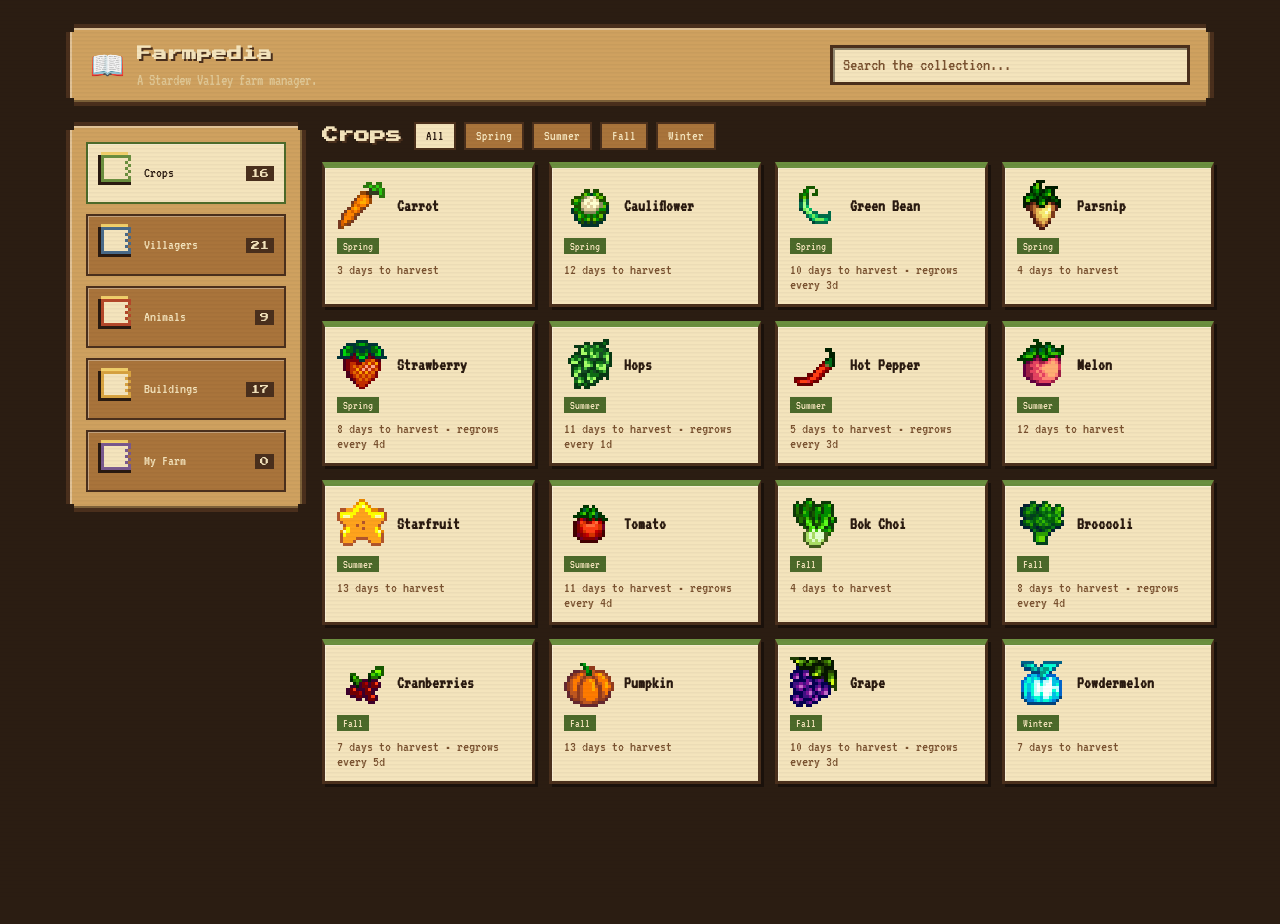
<file: gui/index.html>
<!DOCTYPE html>
<html lang="en">
<head>
<meta charset="UTF-8">
<meta name="viewport" content="width=device-width, initial-scale=1.0">
<title>Farmpedia</title>
<link rel="preconnect" href="https://fonts.googleapis.com">
<link href="https://fonts.googleapis.com/css2?family=Press+Start+2P&family=VT323&display=swap" rel="stylesheet">
<link rel="stylesheet" href="css/style.css">
</head>
<body>

  <div class="scanlines" aria-hidden="true"></div>

  <div class="game-frame">

    <!-- ===== Top bar ===== -->
    <header class="top-bar pixel-frame">
      <div class="title-block">
        <span class="title-icon" aria-hidden="true">📖</span>
        <div class="title-text">
          <h1>Farmpedia</h1>
          <p>A Stardew Valley farm manager.</p>
        </div>
      </div>

      <div class="search-block">
        <input id="searchInput" type="text" placeholder="Search the collection..." autocomplete="off">
      </div>
    </header>

    <div class="library">

      <!-- ===== Sidebar: bookshelf ===== -->
      <aside class="bookshelf pixel-frame">
        <nav aria-label="Collection sections">
          <ul id="bookList" class="book-list"></ul>
        </nav>
      </aside>

      <!-- ===== Main reading room ===== -->
      <main class="reading-room">
        <div class="section-header">
          <h2 id="sectionTitle">Crops</h2>
          <div id="filterChips" class="filter-chips"></div>
        </div>

        <div id="cardGrid" class="card-grid" role="list"></div>

        <p id="emptyState" class="empty-state" hidden>No items match your search.</p>
      </main>
    </div>
  </div>

  <!-- ===== Modal: "quest log" style detail dialog ===== -->
  <div class="modal-overlay" id="modalOverlay" hidden>
    <div class="modal pixel-frame" id="modalContent" role="dialog" aria-modal="true">
      <button class="modal-close pixel-button small" id="modalClose" aria-label="Close">✕</button>
      <div id="modalBody"></div>
    </div>
  </div>

  <script src="js/sprites.js"></script>
  <script src="js/data.js"></script>
  <script src="js/app.js"></script>
</body>
</html>
</file>
<file: gui/css/style.css>
/*
 * style.css — Pixel-art theme for the Farm Manager GUI
 * Stardew Valley mood, built from scratch with CSS only
 * (pixel-notch frames, stepped shadows, retro fonts).
 */

:root {
  --bg: #2b1d12;
  --panel: #cfa15f;
  --panel-dark: #a9743b;
  --panel-darker: #7a5230;
  --wood-shadow: #4a2f1c;
  --ink: #2a1a10;
  --paper: #f4e4bc;
  --paper-dark: #e0c896;
  --accent-crop: #6b8f3f;
  --accent-villager: #4a6b8a;
  --accent-animal: #b5482a;
  --accent-building: #d9a441;
  --accent-farm: #7a5a8f;
  --accent-crop-dark: #4c6a2a;
  --accent-villager-dark: #33506b;
  --accent-animal-dark: #8a341c;
  --accent-building-dark: #ab7c2a;
  --accent-farm-dark: #5a3f6b;
  --sky: #f0c987;
  --highlight: rgba(255, 255, 255, 0.35);
  --shadow: rgba(0, 0, 0, 0.4);
}

* { box-sizing: border-box; }

html, body {
  margin: 0;
  min-height: 100vh;
  background: var(--bg);
  color: var(--ink);
  font-family: 'VT323', monospace;
  font-size: 20px;
  transition: background 0.4s ease, color 0.4s ease;
}

img, canvas { image-rendering: pixelated; image-rendering: crisp-edges; }
.pixel-sprite { object-fit: contain; }

h1, h2, h3 { font-family: 'Press Start 2P', monospace; line-height: 1.6; margin: 0; }

button, input { font-family: 'VT323', monospace; font-size: 18px; }

/* ---------- scanline overlay (subtle CRT flavor) ---------- */
.scanlines {
  position: fixed; inset: 0; pointer-events: none; z-index: 50;
  background: repeating-linear-gradient(
    to bottom, rgba(0,0,0,0.06) 0px, rgba(0,0,0,0.06) 1px,
    transparent 2px, transparent 4px
  );
  mix-blend-mode: multiply;
  opacity: 0.5;
}

/* ---------- pixel notch frame (RPG dialog box look) ---------- */
.pixel-frame {
  position: relative;
  background: var(--panel);
  border: 4px solid var(--wood-shadow);
  clip-path: polygon(
    0 8px, 8px 8px, 8px 0,
    calc(100% - 8px) 0, calc(100% - 8px) 8px, 100% 8px,
    100% calc(100% - 8px), calc(100% - 8px) calc(100% - 8px), calc(100% - 8px) 100%,
    8px 100%, 8px calc(100% - 8px), 0 calc(100% - 8px)
  );
  box-shadow:
    inset 2px 2px 0 var(--highlight),
    inset -2px -2px 0 var(--shadow),
    4px 4px 0 var(--shadow);
}

/* ---------- layout shell ---------- */
.game-frame {
  max-width: 1180px;
  margin: 24px auto;
  padding: 0 16px 40px;
  display: flex;
  flex-direction: column;
  gap: 16px;
}

/* ---------- top bar ---------- */
.top-bar {
  display: flex;
  align-items: center;
  justify-content: space-between;
  gap: 16px;
  padding: 14px 20px;
  flex-wrap: wrap;
}
.title-block { display: flex; align-items: center; gap: 12px; }
.title-icon { font-size: 28px; }
.title-text h1 { font-size: 15px; color: var(--paper); text-shadow: 2px 2px 0 var(--wood-shadow); }
.title-text p { margin: 6px 0 0; font-size: 16px; color: var(--paper-dark); }

.search-block { flex: 1 1 260px; max-width: 360px; }
#searchInput {
  width: 100%;
  padding: 8px 10px;
  background: var(--paper);
  color: var(--ink);
  border: 3px solid var(--wood-shadow);
  outline: none;
  box-shadow: inset 2px 2px 0 var(--shadow);
}
#searchInput::placeholder { color: var(--panel-darker); }

.pixel-button {
  font-family: 'Press Start 2P', monospace;
  font-size: 11px;
  background: var(--paper);
  color: var(--ink);
  border: 3px solid var(--wood-shadow);
  padding: 10px 14px;
  cursor: pointer;
  box-shadow: inset 1px 1px 0 var(--highlight), inset -2px -2px 0 var(--shadow);
}
.pixel-button:hover { filter: brightness(1.08); }
.pixel-button:active { transform: translate(2px, 2px); box-shadow: none; }
.pixel-button.small { padding: 8px 10px; font-size: 14px; }

/* ---------- library layout ---------- */
.library {
  display: grid;
  grid-template-columns: 240px 1fr;
  gap: 16px;
  align-items: start;
}

/* ---------- bookshelf sidebar ---------- */
.bookshelf { padding: 16px; display: flex; flex-direction: column; gap: 18px; }

.book-list { list-style: none; margin: 0; padding: 0; display: flex; flex-direction: column; gap: 10px; }

.book-item {
  display: flex; align-items: center; gap: 10px;
  padding: 8px 10px;
  cursor: pointer;
  background: var(--panel-dark);
  border: 2px solid var(--wood-shadow);
  color: var(--paper);
  box-shadow: inset 1px 1px 0 var(--highlight);
  transition: transform 0.08s ease;
}
.book-item:hover { transform: translateX(3px); }
.book-item.active {
  background: var(--paper);
  color: var(--ink);
  border-color: var(--accent-crop-dark);
}
.book-item .book-label { flex: 1; font-size: 15px; line-height: 1.3; }
.book-item .book-count {
  font-family: 'Press Start 2P', monospace;
  font-size: 9px;
  background: var(--wood-shadow);
  color: var(--paper);
  padding: 3px 5px;
}

/* ---------- reading room ---------- */
.reading-room { min-width: 0; }
.section-header { display: flex; flex-wrap: wrap; align-items: center; gap: 12px; margin-bottom: 12px; }
.section-header h2 { font-size: 16px; color: var(--paper); text-shadow: 2px 2px 0 var(--wood-shadow); }

.filter-chips { display: flex; flex-wrap: wrap; gap: 8px; }
.chip {
  font-size: 14px;
  padding: 5px 10px;
  background: var(--panel-dark);
  color: var(--paper);
  border: 2px solid var(--wood-shadow);
  cursor: pointer;
}
.chip.active { background: var(--paper); color: var(--ink); }

.card-grid {
  display: grid;
  grid-template-columns: repeat(auto-fill, minmax(210px, 1fr));
  gap: 14px;
}
.card-grid[hidden] { display: none; }

.card {
  background: var(--paper);
  border: 3px solid var(--wood-shadow);
  padding: 12px;
  cursor: pointer;
  display: flex;
  flex-direction: column;
  gap: 8px;
  box-shadow: inset 1px 1px 0 var(--highlight), 3px 3px 0 var(--shadow);
  transition: transform 0.08s ease;
}
.card:hover { transform: translate(-2px, -2px); box-shadow: inset 1px 1px 0 var(--highlight), 5px 5px 0 var(--shadow); }
.card:active { transform: translate(1px, 1px); box-shadow: inset 1px 1px 0 var(--highlight), 2px 2px 0 var(--shadow); }

.card-top { display: flex; align-items: center; gap: 10px; }
.card-top .pixel-sprite { flex-shrink: 0; }
.card-name { font-size: 17px; font-weight: bold; color: var(--ink); }
.card-tag {
  align-self: flex-start;
  font-size: 12px;
  padding: 2px 6px;
  color: var(--paper);
}
.card-meta { font-size: 15px; color: var(--panel-darker); }
.card-hearts { display: flex; gap: 2px; flex-shrink: 0; }

/* category accent bars */
.card.tag-crop { border-top: 6px solid var(--accent-crop); }
.card.tag-villager { border-top: 6px solid var(--accent-villager); }
.card.tag-animal { border-top: 6px solid var(--accent-animal); }
.card.tag-building { border-top: 6px solid var(--accent-building); }
.tag-crop .card-tag { background: var(--accent-crop-dark); }
.tag-villager .card-tag { background: var(--accent-villager-dark); }
.tag-animal .card-tag { background: var(--accent-animal-dark); }
.tag-building .card-tag { background: var(--accent-building-dark); }

.empty-state { color: var(--paper); font-size: 18px; text-align: center; margin-top: 40px; }

/* ---------- my-farm dashboard ---------- */
.farm-summary { display: flex; flex-direction: column; gap: 18px; }
.farm-banner {
  display: flex; align-items: center; gap: 14px;
  background: var(--paper); border: 3px solid var(--wood-shadow); padding: 14px;
}
.farm-banner h3 { font-size: 14px; color: var(--ink); }
.farm-banner p { margin: 6px 0 0; font-size: 15px; color: var(--panel-darker); }

.farm-columns { display: grid; grid-template-columns: repeat(auto-fit, minmax(240px, 1fr)); gap: 14px; }
.farm-block { background: var(--paper); border: 3px solid var(--wood-shadow); padding: 12px; }
.farm-block h4 { font-family: 'Press Start 2P', monospace; font-size: 11px; margin: 0 0 10px; color: var(--ink); }
.farm-row { display: flex; align-items: center; gap: 8px; padding: 6px 0; border-bottom: 1px dashed var(--paper-dark); font-size: 15px; }
.farm-row:last-child { border-bottom: none; }
.farm-row .grow { flex: 1; min-width: 0; }
.farm-empty { margin: 0; font-size: 14px; color: var(--panel-darker); font-style: italic; }

/* ---------- modal ---------- */
.modal-overlay {
  position: fixed; inset: 0; background: rgba(0,0,0,0.6);
  display: flex; align-items: center; justify-content: center;
  z-index: 100; padding: 16px;
}
.modal-overlay[hidden] { display: none; }
.modal {
  background: var(--paper);
  max-width: 480px; width: 100%;
  max-height: 86vh; overflow-y: auto;
  padding: 24px 20px 20px;
}
.modal-close { position: absolute; top: 8px; right: 8px; }
.modal h3 { font-size: 15px; color: var(--ink); margin-bottom: 10px; }
.modal-icon-row { display: flex; align-items: center; gap: 12px; margin-bottom: 12px; }
.modal-section { margin-top: 12px; }
.modal-section h5 { font-family: 'Press Start 2P', monospace; font-size: 10px; margin: 0 0 6px; color: var(--panel-darker); }
.modal-list { margin: 0; padding-left: 18px; font-size: 16px; }
.modal-list li { margin-bottom: 3px; }

/* ---------- responsive ---------- */
@media (max-width: 760px) {
  .library { grid-template-columns: 1fr; }
  .bookshelf { order: 2; }
  .reading-room { order: 1; }
  .book-list { flex-direction: row; flex-wrap: wrap; }
}
</file>
